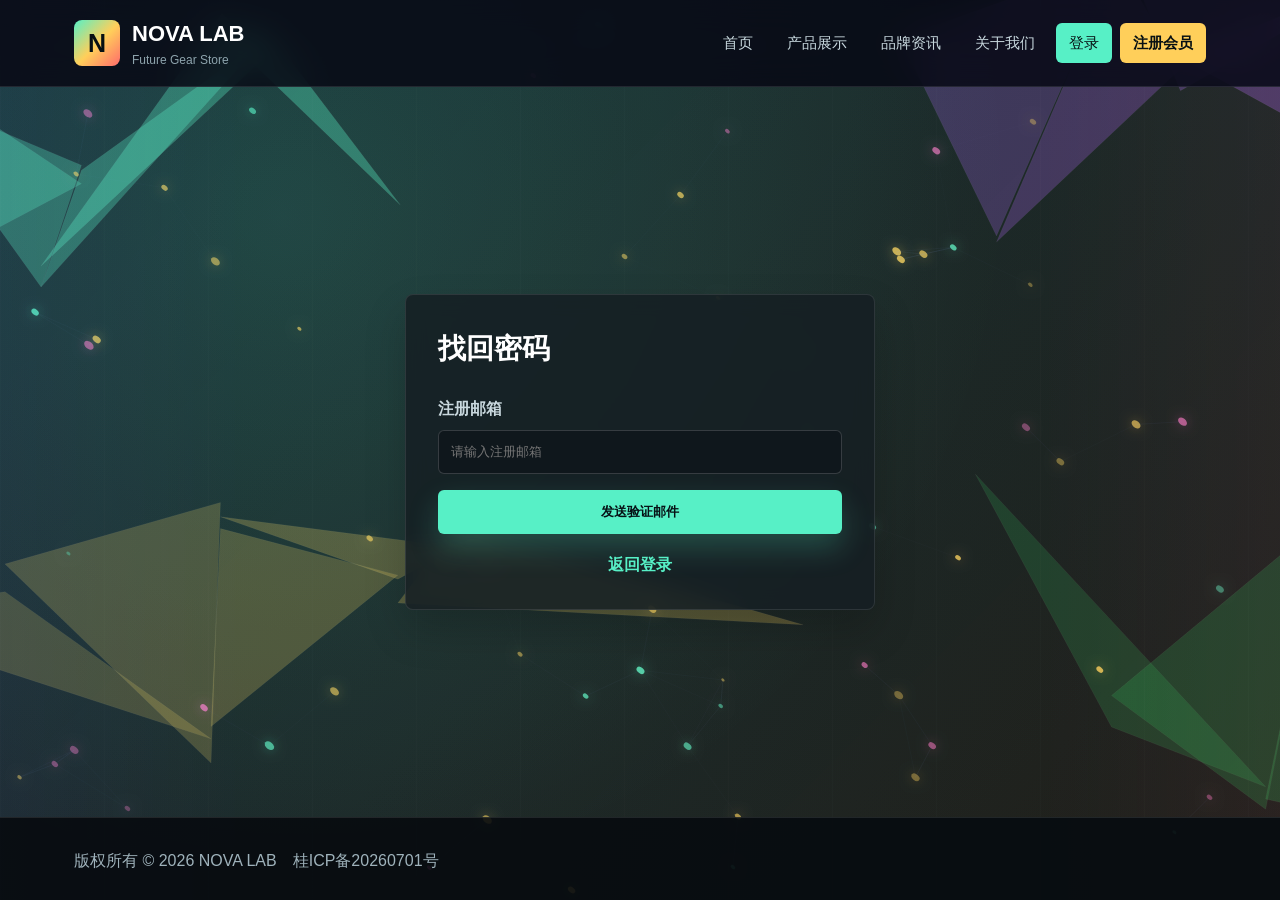
<file: forgot.html>
<!DOCTYPE html>
<html lang="zh-CN">
<head>
  <meta charset="UTF-8">
  <meta name="viewport" content="width=device-width, initial-scale=1.0">
  <title>找回密码 - NOVA LAB</title>
  <link rel="stylesheet" href="css/style.css">
</head>
<body>
  <canvas id="ambient-canvas" aria-hidden="true"></canvas>
  <header class="site-header compact-header">
    <div class="nav-wrap">
      <a class="brand" href="index.html"><span class="brand-mark">N</span><span><strong>NOVA LAB</strong><small>Future Gear Store</small></span></a>
      <nav class="main-nav">
        <a href="index.html">首页</a>
        <a href="destinations.html">产品展示</a>
        <a href="news.html">品牌资讯</a>
        <a href="about.html">关于我们</a>
        <a class="active" href="login.html">登录</a>
        <a class="nav-action" href="register.html">注册会员</a>
      </nav>
    </div>
  </header>
  <main class="auth-page">
    <form class="auth-form single-form" id="forgotForm" action="login.html" method="get">
      <h1>找回密码</h1>
      <p class="auth-message" id="forgotMessage" role="status" aria-live="polite"></p>
      <label for="resetEmail">注册邮箱</label>
      <input id="resetEmail" type="email" name="email" placeholder="请输入注册邮箱" required>
      <button type="submit">发送验证邮件</button>
      <p class="form-tip"><a href="login.html">返回登录</a></p>
    </form>
  </main>
  <footer class="site-footer">
    <p>版权所有 © 2026 NOVA LAB　桂ICP备20260701号</p>
  </footer>
  <script src="js/ambient.js"></script>
  <script src="js/auth.js"></script>
</body>
</html>
</file>
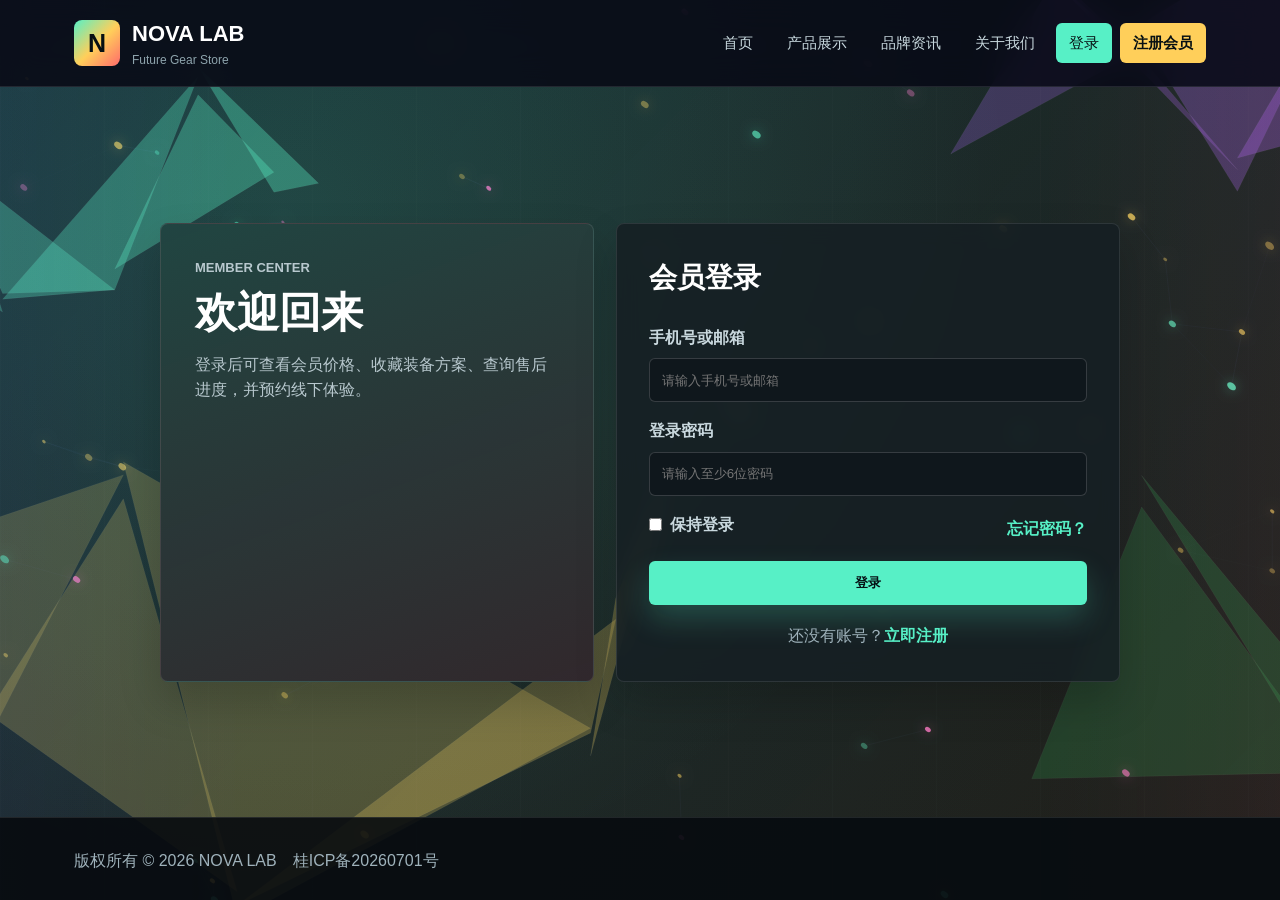
<file: login.html>
<!DOCTYPE html>
<html lang="zh-CN">
<head>
  <meta charset="UTF-8">
  <meta name="viewport" content="width=device-width, initial-scale=1.0">
  <title>会员登录 - NOVA LAB</title>
  <link rel="stylesheet" href="css/style.css">
</head>
<body>
  <canvas id="ambient-canvas" aria-hidden="true"></canvas>
  <header class="site-header compact-header">
    <div class="nav-wrap">
      <a class="brand" href="index.html"><span class="brand-mark">N</span><span><strong>NOVA LAB</strong><small>Future Gear Store</small></span></a>
      <nav class="main-nav">
        <a href="index.html">首页</a>
        <a href="destinations.html">产品展示</a>
        <a href="news.html">品牌资讯</a>
        <a href="about.html">关于我们</a>
        <a class="active" href="login.html">登录</a>
        <a class="nav-action" href="register.html">注册会员</a>
      </nav>
    </div>
  </header>

  <main class="auth-page">
    <section class="auth-shell">
      <div class="auth-intro">
        <p class="eyebrow">Member Center</p>
        <h1>欢迎回来</h1>
        <p>登录后可查看会员价格、收藏装备方案、查询售后进度，并预约线下体验。</p>
      </div>
      <form class="auth-form" id="loginForm" action="index.html" method="get">
        <h2>会员登录</h2>
        <p class="auth-message" id="loginMessage" role="status" aria-live="polite"></p>
        <label for="loginAccount">手机号或邮箱</label>
        <input id="loginAccount" name="account" type="text" placeholder="请输入手机号或邮箱" required>

        <label for="loginPassword">登录密码</label>
        <input id="loginPassword" name="password" type="password" placeholder="请输入至少6位密码" minlength="6" required>

        <div class="form-row">
          <label class="check-line"><input type="checkbox" name="remember"><span>保持登录</span></label>
          <a href="forgot.html">忘记密码？</a>
        </div>

        <button type="submit">登录</button>
        <p class="form-tip">还没有账号？<a href="register.html">立即注册</a></p>
      </form>
    </section>
  </main>

  <footer class="site-footer">
    <p>版权所有 © 2026 NOVA LAB　桂ICP备20260701号</p>
  </footer>
  <script src="js/ambient.js"></script>
  <script src="js/auth.js"></script>
</body>
</html>
</file>
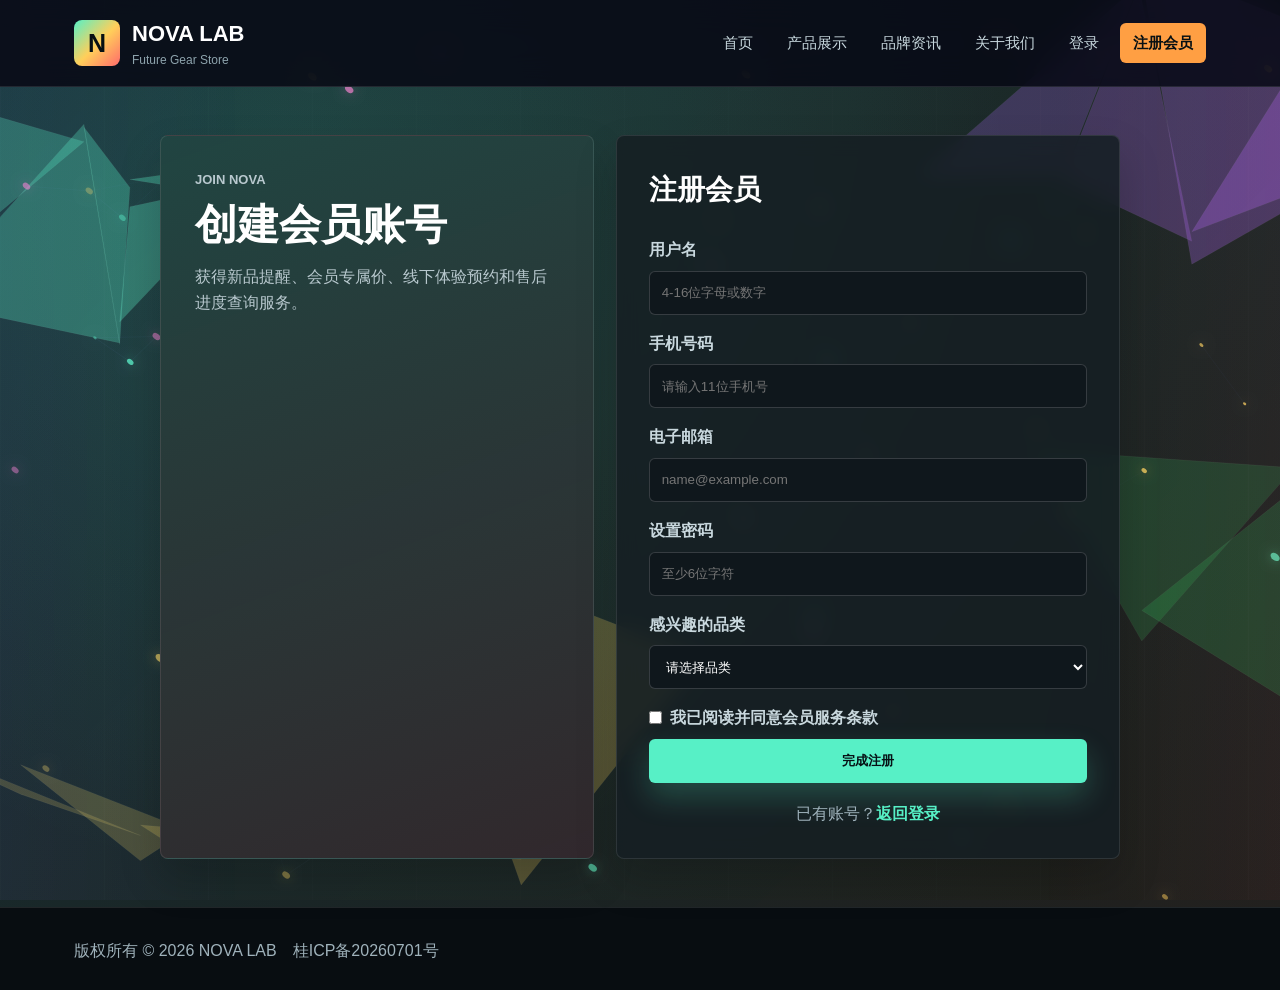
<file: register.html>
<!DOCTYPE html>
<html lang="zh-CN">
<head>
  <meta charset="UTF-8">
  <meta name="viewport" content="width=device-width, initial-scale=1.0">
  <title>注册会员 - NOVA LAB</title>
  <link rel="stylesheet" href="css/style.css">
</head>
<body>
  <canvas id="ambient-canvas" aria-hidden="true"></canvas>
  <header class="site-header compact-header">
    <div class="nav-wrap">
      <a class="brand" href="index.html"><span class="brand-mark">N</span><span><strong>NOVA LAB</strong><small>Future Gear Store</small></span></a>
      <nav class="main-nav">
        <a href="index.html">首页</a>
        <a href="destinations.html">产品展示</a>
        <a href="news.html">品牌资讯</a>
        <a href="about.html">关于我们</a>
        <a href="login.html">登录</a>
        <a class="active nav-action" href="register.html">注册会员</a>
      </nav>
    </div>
  </header>

  <main class="auth-page">
    <section class="auth-shell register-shell">
      <div class="auth-intro">
        <p class="eyebrow">Join NOVA</p>
        <h1>创建会员账号</h1>
        <p>获得新品提醒、会员专属价、线下体验预约和售后进度查询服务。</p>
      </div>
      <form class="auth-form" id="registerForm" action="login.html" method="get">
        <h2>注册会员</h2>
        <p class="auth-message" id="registerMessage" role="status" aria-live="polite"></p>
        <label for="username">用户名</label>
        <input id="username" name="username" type="text" placeholder="4-16位字母或数字" pattern="[A-Za-z0-9]{4,16}" required>

        <label for="phone">手机号码</label>
        <input id="phone" name="phone" type="tel" placeholder="请输入11位手机号" pattern="1[3-9][0-9]{9}" required>

        <label for="email">电子邮箱</label>
        <input id="email" name="email" type="email" placeholder="name@example.com" required>

        <label for="password">设置密码</label>
        <input id="password" name="password" type="password" placeholder="至少6位字符" minlength="6" required>

        <label for="interest">感兴趣的品类</label>
        <select id="interest" name="interest" required>
          <option value="">请选择品类</option>
          <option value="audio">无线音频</option>
          <option value="keyboard">机械键盘</option>
          <option value="watch">智能穿戴</option>
          <option value="desk">桌面配件</option>
        </select>

        <label class="check-line agree-line"><input type="checkbox" name="agree" required><span>我已阅读并同意会员服务条款</span></label>
        <button type="submit">完成注册</button>
        <p class="form-tip">已有账号？<a href="login.html">返回登录</a></p>
      </form>
    </section>
  </main>

  <footer class="site-footer">
    <p>版权所有 © 2026 NOVA LAB　桂ICP备20260701号</p>
  </footer>
  <script src="js/ambient.js"></script>
  <script src="js/auth.js"></script>
</body>
</html>
</file>
<file: css/style.css>
* {
  box-sizing: border-box;
}

body {
  margin: 0;
  color: #eef6f7;
  font-family: "Microsoft YaHei", "PingFang SC", Arial, sans-serif;
  line-height: 1.6;
  background: #090d18;
  overflow-x: hidden;
}

#ambient-canvas {
  position: fixed;
  inset: 0;
  z-index: -2;
  width: 100%;
  height: 100%;
  pointer-events: none;
  background:
    radial-gradient(circle at 12% 18%, rgba(118, 70, 255, 0.16), transparent 30%),
    radial-gradient(circle at 82% 12%, rgba(87, 240, 198, 0.12), transparent 28%),
    linear-gradient(180deg, #0a0d1c 0%, #0b1019 52%, #070b12 100%);
}

body::before {
  position: fixed;
  inset: 0;
  z-index: -1;
  content: "";
  pointer-events: none;
  background:
    linear-gradient(90deg, rgba(142, 93, 255, 0.12), transparent 20%, transparent 80%, rgba(255, 111, 203, 0.1)),
    repeating-linear-gradient(90deg, rgba(255, 255, 255, 0.03) 0 1px, transparent 1px 104px);
  opacity: 0.44;
}

a {
  color: inherit;
  text-decoration: none;
}

img {
  display: block;
  max-width: 100%;
}

.site-header {
  position: sticky;
  top: 0;
  z-index: 20;
  background: rgba(10, 13, 24, 0.86);
  border-bottom: 1px solid rgba(255, 255, 255, 0.1);
  backdrop-filter: blur(16px);
}

.announcement {
  display: flex;
  justify-content: space-between;
  gap: 20px;
  max-width: 1180px;
  margin: 0 auto;
  padding: 8px 24px;
  color: #9fb2bb;
  font-size: 13px;
}

.compact-header .nav-wrap {
  padding-top: 16px;
  padding-bottom: 16px;
}

.nav-wrap {
  display: flex;
  align-items: center;
  justify-content: space-between;
  gap: 28px;
  max-width: 1180px;
  margin: 0 auto;
  padding: 18px 24px;
}

.brand {
  display: flex;
  align-items: center;
  gap: 12px;
  min-width: 205px;
}

.brand-mark {
  display: grid;
  width: 46px;
  height: 46px;
  place-items: center;
  color: #071013;
  font-size: 25px;
  font-weight: 900;
  background: linear-gradient(135deg, #57f0c6, #ffcf5a 52%, #ff6b6b);
  border-radius: 8px;
}

.brand strong,
.brand small {
  display: block;
}

.brand strong {
  color: #ffffff;
  font-size: 22px;
  letter-spacing: 0;
}

.brand small {
  color: #8ea4ad;
  font-size: 12px;
}

.main-nav {
  display: flex;
  align-items: center;
  justify-content: flex-end;
  gap: 8px;
  flex-wrap: wrap;
}

.main-nav a {
  padding: 8px 13px;
  color: #c8d8de;
  border-radius: 6px;
  font-size: 15px;
}

.main-nav a:hover,
.main-nav a.active {
  color: #071013;
  background: #57f0c6;
}

.main-nav .nav-action {
  color: #071013;
  background: #ffcf5a;
  font-weight: 800;
}

.main-nav .nav-action:hover,
.main-nav .nav-action.active {
  color: #071013;
  background: #ff9f43;
}

.hero {
  display: grid;
  grid-template-columns: minmax(0, 0.95fr) minmax(420px, 1.05fr);
  gap: 48px;
  align-items: center;
  max-width: 1180px;
  min-height: 620px;
  margin: 0 auto;
  padding: 56px 24px;
}

.hero-copy h1,
.page-hero h1 {
  margin: 0 0 18px;
  color: #ffffff;
  font-size: clamp(42px, 6vw, 78px);
  line-height: 1.04;
  letter-spacing: 0;
}

.hero-copy p {
  max-width: 600px;
  color: #b8c8ce;
  font-size: 18px;
}

.eyebrow {
  margin: 0 0 10px;
  color: #57f0c6;
  font-size: 13px;
  font-weight: 800;
  text-transform: uppercase;
}

.hero-actions {
  display: flex;
  gap: 14px;
  margin-top: 30px;
  flex-wrap: wrap;
}

.primary-btn,
.ghost-btn,
.auth-form button {
  display: inline-flex;
  align-items: center;
  justify-content: center;
  min-height: 44px;
  padding: 10px 22px;
  border: 0;
  border-radius: 6px;
  cursor: pointer;
  font-weight: 800;
}

.primary-btn,
.auth-form button {
  color: #061115;
  background: #57f0c6;
  box-shadow: 0 14px 30px rgba(87, 240, 198, 0.22);
}

.primary-btn:hover,
.auth-form button:hover {
  background: #2ed0aa;
}

.ghost-btn {
  color: #ffffff;
  border: 1px solid rgba(255, 255, 255, 0.22);
  background: rgba(255, 255, 255, 0.06);
}

.hero-stage {
  position: relative;
  min-height: 500px;
  border: 1px solid rgba(255, 255, 255, 0.12);
  border-radius: 8px;
  overflow: hidden;
  background:
    linear-gradient(150deg, rgba(87, 240, 198, 0.16), rgba(255, 107, 107, 0.12)),
    linear-gradient(180deg, rgba(25, 37, 43, 0.9), rgba(17, 25, 30, 0.88));
  backdrop-filter: blur(8px);
}

.hero-stage::before {
  position: absolute;
  inset: 0;
  z-index: 2;
  content: "";
  pointer-events: none;
  background:
    linear-gradient(180deg, transparent 42%, rgba(6, 10, 16, 0.88) 100%),
    radial-gradient(circle at 18% 16%, rgba(87, 240, 198, 0.2), transparent 35%);
}

.hero-carousel {
  box-shadow: 0 28px 70px rgba(0, 0, 0, 0.28);
}

.hero-slide {
  position: absolute;
  inset: 0;
  margin: 0;
  opacity: 0;
  transform: scale(1.045);
  transition: opacity 0.8s ease, transform 4s ease;
  pointer-events: none;
}

.hero-slide.is-active {
  opacity: 1;
  transform: scale(1);
  pointer-events: auto;
}

.hero-slide img {
  width: 100%;
  height: 100%;
  object-fit: cover;
  filter: saturate(1.08) contrast(1.06);
}

.hero-slide figcaption {
  position: absolute;
  left: 28px;
  right: 28px;
  bottom: 28px;
  z-index: 3;
  max-width: 430px;
  padding: 18px;
  color: #ffffff;
  background: rgba(9, 14, 18, 0.72);
  border: 1px solid rgba(255, 255, 255, 0.14);
  border-radius: 8px;
  backdrop-filter: blur(12px);
}

.hero-slide figcaption span,
.hero-slide figcaption strong,
.hero-slide figcaption em {
  display: block;
}

.hero-slide figcaption span {
  color: #071013;
  width: fit-content;
  margin-bottom: 8px;
  padding: 3px 10px;
  background: #57f0c6;
  border-radius: 6px;
  font-size: 12px;
  font-weight: 900;
}

.hero-slide figcaption strong {
  font-size: 28px;
  line-height: 1.12;
}

.hero-slide figcaption em {
  margin-top: 6px;
  color: #c2d4da;
  font-style: normal;
}

.hero-dots {
  position: absolute;
  right: 28px;
  bottom: 30px;
  z-index: 4;
  display: flex;
  gap: 8px;
}

.hero-dots span {
  width: 34px;
  height: 4px;
  border-radius: 999px;
  background: rgba(255, 255, 255, 0.22);
  overflow: hidden;
}

.hero-dots span::after {
  display: block;
  width: 100%;
  height: 100%;
  content: "";
  background: #57f0c6;
  transform: scaleX(0);
  transform-origin: left;
}

.hero-dots span.is-active::after {
  animation: dotProgress 3.5s linear forwards;
}

@keyframes dotProgress {
  0% {
    transform: scaleX(0);
  }
  100% {
    transform: scaleX(1);
  }
}

.metric-strip {
  display: grid;
  grid-template-columns: repeat(4, minmax(0, 1fr));
  max-width: 1180px;
  margin: 0 auto;
  padding: 0 24px 40px;
  gap: 14px;
}

.metric-strip div {
  padding: 22px;
  background: rgba(21, 31, 36, 0.82);
  border: 1px solid rgba(255, 255, 255, 0.1);
  border-radius: 8px;
}

.metric-strip strong {
  display: block;
  color: #ffcf5a;
  font-size: 32px;
  line-height: 1.1;
}

.metric-strip span {
  color: #9fb2bb;
}

.section {
  max-width: 1180px;
  margin: 0 auto;
  padding: 54px 24px;
}

.section-head {
  display: flex;
  align-items: flex-end;
  justify-content: space-between;
  gap: 24px;
  margin-bottom: 24px;
}

.section-head h2,
.campaign-panel h2,
.about-copy h2 {
  margin: 0;
  color: #ffffff;
  font-size: 34px;
  line-height: 1.18;
}

.text-link {
  color: #57f0c6;
  font-weight: 800;
}

.product-grid {
  display: grid;
  grid-template-columns: repeat(3, minmax(0, 1fr));
  gap: 22px;
}

.product-card,
.catalog-card,
.campaign-panel,
.news-panel,
.article-card,
.side-panel,
.contact-panel,
.auth-form,
.auth-intro {
  background: rgba(21, 31, 36, 0.86);
  border: 1px solid rgba(255, 255, 255, 0.1);
  border-radius: 8px;
  box-shadow: 0 20px 42px rgba(0, 0, 0, 0.18);
  backdrop-filter: blur(10px);
}

.product-card {
  overflow: hidden;
}

.product-card[data-product] {
  cursor: pointer;
  transition: border-color 0.3s ease, box-shadow 0.3s ease, transform 0.3s ease;
}

.product-card[data-product]:hover,
.product-card[data-product]:focus-visible {
  border-color: rgba(87, 240, 198, 0.46);
  box-shadow: 0 24px 55px rgba(87, 240, 198, 0.1), 0 20px 42px rgba(0, 0, 0, 0.2);
  transform: translateY(-3px);
}

.product-card[data-product]:focus-visible {
  outline: 3px solid rgba(87, 240, 198, 0.42);
  outline-offset: 4px;
}

.product-card img {
  width: 100%;
  height: 270px;
  object-fit: cover;
  background: #10181d;
  transition: transform 0.45s ease, filter 0.45s ease;
}

.product-card:hover img {
  transform: scale(1.055);
  filter: saturate(1.12) contrast(1.04);
}

.product-body {
  padding: 22px;
}

.tag {
  display: inline-flex;
  margin-bottom: 10px;
  padding: 4px 10px;
  color: #071013;
  background: #57f0c6;
  border-radius: 6px;
  font-size: 12px;
  font-weight: 900;
}

.tag.orange {
  background: #ffcf5a;
}

.tag.blue {
  color: #ffffff;
  background: #4f8cff;
}

.tag.red {
  color: #ffffff;
  background: #ff6b6b;
}

.product-body h3,
.catalog-card h2,
.article-card h2 {
  margin: 0 0 8px;
  color: #ffffff;
}

.product-body p,
.catalog-card p,
.article-card p,
.about-copy p,
.contact-panel p,
.campaign-panel p {
  margin: 0 0 12px;
  color: #aebfc6;
}

.product-body strong {
  color: #ffcf5a;
  font-size: 24px;
}

.split-section {
  display: grid;
  grid-template-columns: 0.9fr 1.1fr;
  gap: 22px;
}

.campaign-panel,
.news-panel {
  padding: 28px;
}

.news-row {
  display: grid;
  grid-template-columns: 84px 1fr;
  gap: 18px;
  padding: 18px 0;
  border-bottom: 1px solid rgba(255, 255, 255, 0.1);
}

.news-row:last-child {
  border-bottom: 0;
}

.news-row time {
  color: #ffcf5a;
  font-weight: 900;
}

.news-row a:hover {
  color: #57f0c6;
}

.page-hero {
  position: relative;
  display: grid;
  place-items: center;
  isolation: isolate;
  overflow: hidden;
  min-height: 360px;
  padding: 86px 24px 112px;
  text-align: center;
  background:
    linear-gradient(118deg, rgba(6, 12, 18, 0.98), rgba(13, 24, 26, 0.9) 48%, rgba(8, 10, 20, 0.98)),
    #0e1418;
  clip-path: polygon(0 0, 100% 0, 100% 88%, 0 100%);
}

.page-hero::before {
  position: absolute;
  inset: -12%;
  z-index: -2;
  content: "";
  background:
    linear-gradient(115deg, rgba(5, 10, 16, 0.9) 0%, rgba(7, 12, 18, 0.58) 44%, rgba(6, 10, 17, 0.86) 100%),
    var(--hero-image, url("../assets/photo-keyboard.png")) center / cover no-repeat;
  filter: saturate(1.14) contrast(1.08);
  opacity: 0.88;
  transform: scale(1.04);
  animation: heroSceneMove 12s ease-in-out infinite alternate;
}

.page-hero::after {
  position: absolute;
  inset: 0;
  z-index: -1;
  content: "";
  pointer-events: none;
  background:
    radial-gradient(circle at var(--hero-glow-x, 52%) 42%, rgba(87, 240, 198, 0.26), transparent 23%),
    radial-gradient(circle at 68% 62%, rgba(255, 207, 90, 0.14), transparent 24%),
    linear-gradient(100deg, transparent 16%, rgba(255, 255, 255, 0.13) 48%, transparent 66%),
    repeating-linear-gradient(90deg, rgba(255, 255, 255, 0.035) 0 1px, transparent 1px 92px);
  mix-blend-mode: screen;
  opacity: 0.68;
  animation: heroUnifiedFlow 6s ease-in-out infinite;
}

.page-hero > * {
  position: relative;
  z-index: 1;
  text-shadow: 0 12px 36px rgba(0, 0, 0, 0.46);
}

.page-hero p {
  max-width: 720px;
  margin: 0 auto;
  color: #b8c8ce;
}

.product-hero {
  --hero-image: url("../assets/photo-headphone.png");
}

.news-hero {
  --hero-image: url("../assets/photo-speaker.png");
}

.about-hero {
  --hero-image: url("../assets/photo-watch.png");
}

.catalog {
  display: grid;
  grid-template-columns: repeat(4, minmax(0, 1fr));
  gap: 22px;
}

.product-toolbar {
  display: flex;
  justify-content: center;
  gap: 12px;
  padding-bottom: 8px;
  flex-wrap: wrap;
}

.product-toolbar a {
  padding: 10px 16px;
  color: #d7e8ee;
  background: rgba(21, 31, 36, 0.84);
  border: 1px solid rgba(255, 255, 255, 0.12);
  border-radius: 6px;
  backdrop-filter: blur(10px);
}

.product-toolbar a:hover {
  color: #071013;
  background: #57f0c6;
}

.product-toolbar a.is-active,
.side-panel a.is-active {
  color: #071013;
  background: #57f0c6;
  border-color: rgba(87, 240, 198, 0.72);
}

.catalog-card {
  display: flex;
  flex-direction: column;
  overflow: hidden;
  padding: 0;
  cursor: pointer;
  transition: border-color 0.3s ease, box-shadow 0.3s ease, transform 0.3s ease;
}

.catalog-card.is-filtered-out {
  display: none;
}

.catalog-card:hover,
.catalog-card:focus-visible {
  border-color: rgba(87, 240, 198, 0.46);
  box-shadow: 0 24px 55px rgba(87, 240, 198, 0.1), 0 20px 42px rgba(0, 0, 0, 0.2);
  transform: translateY(-3px);
}

.catalog-card:focus-visible {
  outline: 3px solid rgba(87, 240, 198, 0.42);
  outline-offset: 4px;
}

.catalog-card.filter-enter {
  animation: cardPop 0.35s ease both;
}

.catalog-card img {
  width: 100%;
  height: 210px;
  object-fit: cover;
  background: #10181d;
  border-radius: 8px 8px 0 0;
  transition: transform 0.45s ease, filter 0.45s ease;
}

.catalog-card:hover img {
  transform: scale(1.04);
  filter: saturate(1.1) contrast(1.04);
}

.catalog-card > div {
  padding: 20px;
}

.catalog-card ul {
  margin: 12px 0 0;
  padding-left: 18px;
  color: #c7d5da;
}

.detail-hint {
  display: inline-flex;
  margin-top: 16px;
  color: #57f0c6;
  font-size: 13px;
  font-weight: 900;
}

.detail-hint::after {
  content: ">";
  margin-left: 8px;
}

.modal-lock {
  overflow: hidden;
}

.product-modal {
  position: fixed;
  inset: 0;
  z-index: 80;
  display: grid;
  place-items: center;
  padding: 24px;
  opacity: 0;
  pointer-events: none;
  transition: opacity 0.25s ease;
}

.product-modal.is-open {
  opacity: 1;
  pointer-events: auto;
}

.product-modal-backdrop {
  position: absolute;
  inset: 0;
  background: rgba(2, 6, 12, 0.78);
  backdrop-filter: blur(10px);
}

.product-modal-panel {
  position: relative;
  display: grid;
  grid-template-columns: minmax(280px, 0.86fr) minmax(320px, 1fr);
  width: min(980px, 100%);
  max-height: min(760px, calc(100vh - 48px));
  overflow: auto;
  background:
    linear-gradient(145deg, rgba(87, 240, 198, 0.12), rgba(255, 207, 90, 0.08)),
    rgba(14, 22, 27, 0.96);
  border: 1px solid rgba(255, 255, 255, 0.16);
  border-radius: 8px;
  box-shadow: 0 34px 100px rgba(0, 0, 0, 0.45);
}

.modal-close {
  position: absolute;
  top: 14px;
  right: 14px;
  z-index: 2;
  width: 40px;
  height: 40px;
  color: #ffffff;
  font-size: 26px;
  line-height: 1;
  border: 1px solid rgba(255, 255, 255, 0.18);
  border-radius: 6px;
  cursor: pointer;
  background: rgba(8, 13, 18, 0.72);
}

.modal-close:hover,
.modal-close:focus-visible {
  color: #071013;
  background: #57f0c6;
}

.modal-media {
  min-height: 460px;
  background: #0b1218;
}

.modal-media img {
  width: 100%;
  height: 100%;
  min-height: 460px;
  object-fit: cover;
}

.modal-content {
  padding: 42px;
}

.modal-content h2 {
  margin: 0 0 12px;
  color: #ffffff;
  font-size: 38px;
  line-height: 1.1;
}

.modal-content p {
  margin: 0 0 18px;
  color: #b8c8ce;
}

.modal-price-row {
  display: flex;
  align-items: center;
  justify-content: space-between;
  gap: 16px;
  margin: 22px 0;
  padding: 16px;
  background: rgba(255, 255, 255, 0.06);
  border: 1px solid rgba(255, 255, 255, 0.1);
  border-radius: 8px;
}

.modal-price-row strong {
  color: #ffcf5a;
  font-size: 26px;
}

.modal-price-row span {
  color: #c7d5da;
  text-align: right;
}

.spec-grid {
  display: grid;
  grid-template-columns: repeat(2, minmax(0, 1fr));
  gap: 12px;
  margin: 0;
}

.spec-grid div {
  min-height: 92px;
  padding: 14px;
  background: rgba(7, 13, 18, 0.62);
  border: 1px solid rgba(255, 255, 255, 0.1);
  border-radius: 8px;
}

.spec-grid dt {
  margin-bottom: 7px;
  color: #57f0c6;
  font-size: 13px;
  font-weight: 900;
}

.spec-grid dd {
  margin: 0;
  color: #e5f2f4;
  line-height: 1.45;
}

.modal-actions {
  display: flex;
  gap: 12px;
  margin-top: 24px;
  flex-wrap: wrap;
}

.bundle-section {
  display: grid;
  grid-template-columns: 0.72fr 1.28fr;
  gap: 22px;
  align-items: stretch;
}

.bundle-copy,
.bundle-grid article,
.compare-table {
  background: rgba(21, 31, 36, 0.86);
  border: 1px solid rgba(255, 255, 255, 0.1);
  border-radius: 8px;
  backdrop-filter: blur(10px);
}

.bundle-copy {
  padding: 28px;
}

.bundle-copy h2 {
  margin: 0 0 12px;
  color: #ffffff;
  font-size: 32px;
  line-height: 1.2;
}

.bundle-copy p,
.bundle-grid p {
  margin: 0;
  color: #aebfc6;
}

.bundle-grid {
  display: grid;
  grid-template-columns: repeat(3, minmax(0, 1fr));
  gap: 16px;
}

.bundle-grid article {
  padding: 22px;
}

.bundle-grid span,
.bundle-grid strong {
  display: block;
}

.bundle-grid span {
  margin-bottom: 12px;
  color: #57f0c6;
  font-weight: 800;
}

.bundle-grid strong {
  margin-bottom: 10px;
  color: #ffffff;
  font-size: 20px;
  line-height: 1.25;
}

.compare-table {
  overflow-x: auto;
}

.compare-table table {
  width: 100%;
  min-width: 760px;
  border-collapse: collapse;
}

.compare-table th,
.compare-table td {
  padding: 18px 20px;
  text-align: left;
  border-bottom: 1px solid rgba(255, 255, 255, 0.1);
}

.compare-table th {
  color: #57f0c6;
  font-size: 15px;
}

.compare-table td {
  color: #c7d5da;
}

.news-layout,
.about-layout {
  display: grid;
  grid-template-columns: minmax(0, 1fr) 310px;
  gap: 24px;
  align-items: start;
}

.article-list {
  display: grid;
  gap: 18px;
}

.news-content {
  display: grid;
  gap: 34px;
}

.news-category {
  scroll-margin-top: 110px;
}

.article-card {
  display: grid;
  grid-template-columns: 260px 1fr;
  gap: 22px;
  align-items: stretch;
  overflow: hidden;
  padding: 0;
}

.article-card img {
  width: 100%;
  height: 100%;
  min-height: 190px;
  object-fit: cover;
}

.article-card > div {
  padding: 26px 26px 26px 0;
}

.feature-article {
  grid-template-columns: 360px 1fr;
}

.compact-news .article-card {
  grid-template-columns: 220px 1fr;
}

.side-panel,
.contact-panel {
  padding: 26px;
}

.article-card time {
  display: block;
  margin: 8px 0 4px;
  color: #ffcf5a;
  font-weight: 900;
}

.news-points {
  display: grid;
  gap: 6px;
  margin: 14px 0 0;
  padding-left: 18px;
  color: #c7d5da;
}

.notice-grid {
  display: grid;
  grid-template-columns: repeat(3, minmax(0, 1fr));
  gap: 16px;
}

.notice-grid article {
  padding: 22px;
  background: rgba(21, 31, 36, 0.86);
  border: 1px solid rgba(255, 255, 255, 0.1);
  border-radius: 8px;
  backdrop-filter: blur(10px);
}

.notice-grid span {
  color: #ffcf5a;
  font-weight: 900;
}

.notice-grid h3 {
  margin: 10px 0 8px;
  color: #ffffff;
  font-size: 21px;
  line-height: 1.25;
}

.notice-grid p {
  margin: 0;
  color: #aebfc6;
}

.about-metrics {
  display: grid;
  grid-template-columns: repeat(3, minmax(0, 1fr));
  gap: 14px;
  margin-top: 28px;
}

.about-metrics div {
  padding: 18px;
  background: rgba(21, 31, 36, 0.86);
  border: 1px solid rgba(255, 255, 255, 0.1);
  border-radius: 8px;
}

.about-metrics strong {
  display: block;
  color: #ffcf5a;
  font-size: 32px;
  line-height: 1;
}

.about-metrics span {
  color: #aebfc6;
}

.timeline-section {
  padding-top: 0;
}

.motion-timeline {
  display: grid;
  grid-template-columns: repeat(3, minmax(0, 1fr));
  gap: 18px;
}

.motion-timeline article {
  position: relative;
  overflow: hidden;
  padding: 24px;
  background: rgba(21, 31, 36, 0.86);
  border: 1px solid rgba(255, 255, 255, 0.1);
  border-radius: 8px;
  backdrop-filter: blur(10px);
}

.motion-timeline article::before {
  position: absolute;
  inset: 0;
  content: "";
  background: linear-gradient(110deg, transparent 20%, rgba(87, 240, 198, 0.14), transparent 70%);
  transform: translateX(-120%);
  animation: sheenMove 5.5s ease-in-out infinite;
}

.motion-timeline span {
  position: relative;
  color: #57f0c6;
  font-weight: 900;
}

.motion-timeline h3 {
  position: relative;
  margin: 10px 0 8px;
  color: #ffffff;
  font-size: 23px;
}

.motion-timeline p {
  position: relative;
  margin: 0;
  color: #aebfc6;
}

.reveal-on-scroll {
  opacity: 0;
  transform: translateY(28px);
  transition: opacity 0.65s ease, transform 0.65s ease;
}

.reveal-on-scroll.is-revealed {
  opacity: 1;
  transform: translateY(0);
}

@keyframes heroSceneMove {
  0% {
    transform: translate3d(-1.8%, -1%, 0) scale(1.04);
    background-position: center center, center center;
  }
  100% {
    transform: translate3d(1.8%, 1.2%, 0) scale(1.1);
    background-position: center center, 52% 48%;
  }
}

@keyframes heroUnifiedFlow {
  0% {
    opacity: 0.42;
    transform: translateX(-4%) skewX(-3deg);
  }
  50% {
    opacity: 0.78;
    transform: translateX(3%) skewX(-3deg);
  }
  100% {
    opacity: 0.5;
    transform: translateX(6%) skewX(-3deg);
  }
}

@keyframes heroScan {
  0%, 100% {
    opacity: 0.35;
    transform: translateX(-5%);
  }
  50% {
    opacity: 0.75;
    transform: translateX(5%);
  }
}

@keyframes cardPop {
  0% {
    opacity: 0;
    transform: translateY(16px) scale(0.98);
  }
  100% {
    opacity: 1;
    transform: translateY(0) scale(1);
  }
}

@keyframes sheenMove {
  0%, 36% {
    transform: translateX(-120%);
  }
  58%, 100% {
    transform: translateX(120%);
  }
}

.side-panel {
  position: sticky;
  top: 108px;
}

.side-panel h3,
.contact-panel h3 {
  margin-top: 0;
  color: #ffffff;
}

.side-panel a {
  display: block;
  padding: 12px 0;
  color: #b8c8ce;
  border-top: 1px solid rgba(255, 255, 255, 0.1);
}

.side-panel a:hover {
  color: #57f0c6;
}

.auth-page {
  display: grid;
  min-height: calc(100vh - 170px);
  place-items: center;
  padding: 48px 24px;
  background:
    linear-gradient(135deg, rgba(87, 240, 198, 0.14), rgba(255, 207, 90, 0.1)),
    transparent;
}

.auth-shell {
  display: grid;
  grid-template-columns: minmax(280px, 0.86fr) minmax(320px, 1fr);
  width: min(960px, 100%);
  gap: 22px;
}

.auth-intro {
  min-height: 420px;
  padding: 34px;
  background:
    linear-gradient(160deg, rgba(87, 240, 198, 0.18), rgba(255, 107, 107, 0.12)),
    #151f24;
}

.auth-intro h1 {
  margin: 0 0 14px;
  color: #ffffff;
  font-size: 42px;
  line-height: 1.12;
}

.auth-intro p {
  color: #b8c8ce;
}

.auth-form {
  display: flex;
  flex-direction: column;
  padding: 32px;
}

.single-form {
  width: min(470px, 100%);
}

.auth-form h1,
.auth-form h2 {
  margin: 0 0 24px;
  color: #ffffff;
  font-size: 28px;
}

.auth-form label {
  margin-bottom: 8px;
  color: #c9d8de;
  font-weight: 800;
}

.auth-form input,
.auth-form select {
  width: 100%;
  min-height: 44px;
  margin-bottom: 16px;
  padding: 10px 12px;
  color: #ffffff;
  border: 1px solid rgba(255, 255, 255, 0.16);
  border-radius: 6px;
  outline: none;
  background: #0f171c;
}

.auth-form input:focus,
.auth-form select:focus {
  border-color: #57f0c6;
  box-shadow: 0 0 0 3px rgba(87, 240, 198, 0.12);
}

.form-row {
  display: flex;
  align-items: center;
  justify-content: space-between;
  gap: 16px;
  margin-bottom: 16px;
}

.check-line {
  display: flex;
  align-items: center;
  gap: 8px;
  margin: 0;
  font-weight: 400;
}

.check-line input {
  width: auto;
  min-height: auto;
  margin: 0;
}

.form-row a,
.form-tip a {
  color: #57f0c6;
  font-weight: 800;
}

.agree-line {
  margin-bottom: 18px;
}

.form-tip {
  margin: 18px 0 0;
  text-align: center;
  color: #9fb2bb;
}

.auth-message {
  display: none;
  margin: -8px 0 18px;
  padding: 12px 14px;
  color: #d9fff4;
  background: rgba(87, 240, 198, 0.12);
  border: 1px solid rgba(87, 240, 198, 0.28);
  border-radius: 6px;
}

.auth-message.is-visible {
  display: block;
}

.auth-message.is-error {
  color: #ffe3e3;
  background: rgba(255, 107, 107, 0.14);
  border-color: rgba(255, 107, 107, 0.36);
}

.member-chip {
  color: #071013;
  background: #57f0c6;
  font-weight: 800;
}

.logout-button {
  font-family: inherit;
}

.site-footer {
  display: flex;
  align-items: center;
  justify-content: space-between;
  gap: 24px;
  padding: 26px max(24px, calc((100vw - 1180px) / 2 + 24px));
  color: #9fb2bb;
  background: rgba(9, 14, 17, 0.9);
  border-top: 1px solid rgba(255, 255, 255, 0.1);
}

@media (prefers-reduced-motion: reduce) {
  #ambient-canvas {
    display: none;
  }

  .page-hero,
  .page-hero::before,
  .page-hero::after,
  .motion-timeline article::before {
    animation: none;
  }

  .hero-slide,
  .hero-dots span::after {
    animation: none;
  }

  .hero-slide.is-active {
    opacity: 1;
    transform: none;
  }
}

.site-footer strong {
  color: #ffffff;
}

.site-footer p {
  margin: 4px 0 0;
}

@media (max-width: 940px) {
  .announcement,
  .nav-wrap,
  .site-footer,
  .form-row {
    align-items: flex-start;
    flex-direction: column;
  }

  .main-nav {
    justify-content: flex-start;
  }

  .hero,
  .split-section,
  .auth-shell,
  .news-layout,
  .about-layout,
  .feature-article,
  .compact-news .article-card,
  .notice-grid {
    grid-template-columns: 1fr;
  }

  .hero {
    min-height: auto;
    padding-top: 40px;
  }

  .hero-stage {
    min-height: 460px;
  }

  .metric-strip,
  .product-grid,
  .catalog {
    grid-template-columns: repeat(2, minmax(0, 1fr));
  }

  .bundle-section,
  .bundle-grid,
  .product-modal-panel,
  .about-metrics,
  .motion-timeline {
    grid-template-columns: 1fr;
  }

  .modal-media,
  .modal-media img {
    min-height: 320px;
  }

  .side-panel {
    position: static;
  }
}

@media (max-width: 640px) {
  .main-nav a {
    padding: 7px 10px;
    font-size: 14px;
  }

  .hero-copy h1,
  .page-hero h1 {
    font-size: 40px;
  }

  .page-hero {
    min-height: 330px;
    padding: 70px 18px 94px;
    clip-path: polygon(0 0, 100% 0, 100% 92%, 0 100%);
  }

  .page-hero::before {
    inset: -10%;
    opacity: 0.72;
  }

  .hero-stage {
    min-height: 390px;
  }

  .hero-slide figcaption {
    left: 16px;
    right: 16px;
    bottom: 52px;
    padding: 14px;
  }

  .hero-slide figcaption strong {
    font-size: 22px;
  }

  .hero-dots {
    left: 16px;
    right: 16px;
    bottom: 20px;
  }

  .hero-dots span {
    flex: 1;
  }

  .metric-strip,
  .product-grid,
  .catalog,
  .catalog-card,
  .article-card {
    grid-template-columns: 1fr;
  }

  .article-card img,
  .catalog-card img {
    height: 220px;
  }

  .article-card > div {
    padding: 0 20px 22px;
  }

  .section {
    padding: 42px 18px;
  }

  .product-modal {
    padding: 14px;
  }

  .modal-content {
    padding: 28px 20px 22px;
  }

  .modal-content h2 {
    font-size: 30px;
  }

  .modal-price-row,
  .spec-grid {
    grid-template-columns: 1fr;
  }

  .modal-price-row {
    align-items: flex-start;
    flex-direction: column;
  }

  .modal-price-row span {
    text-align: left;
  }

  .spec-grid div {
    min-height: auto;
  }
}
</file>
